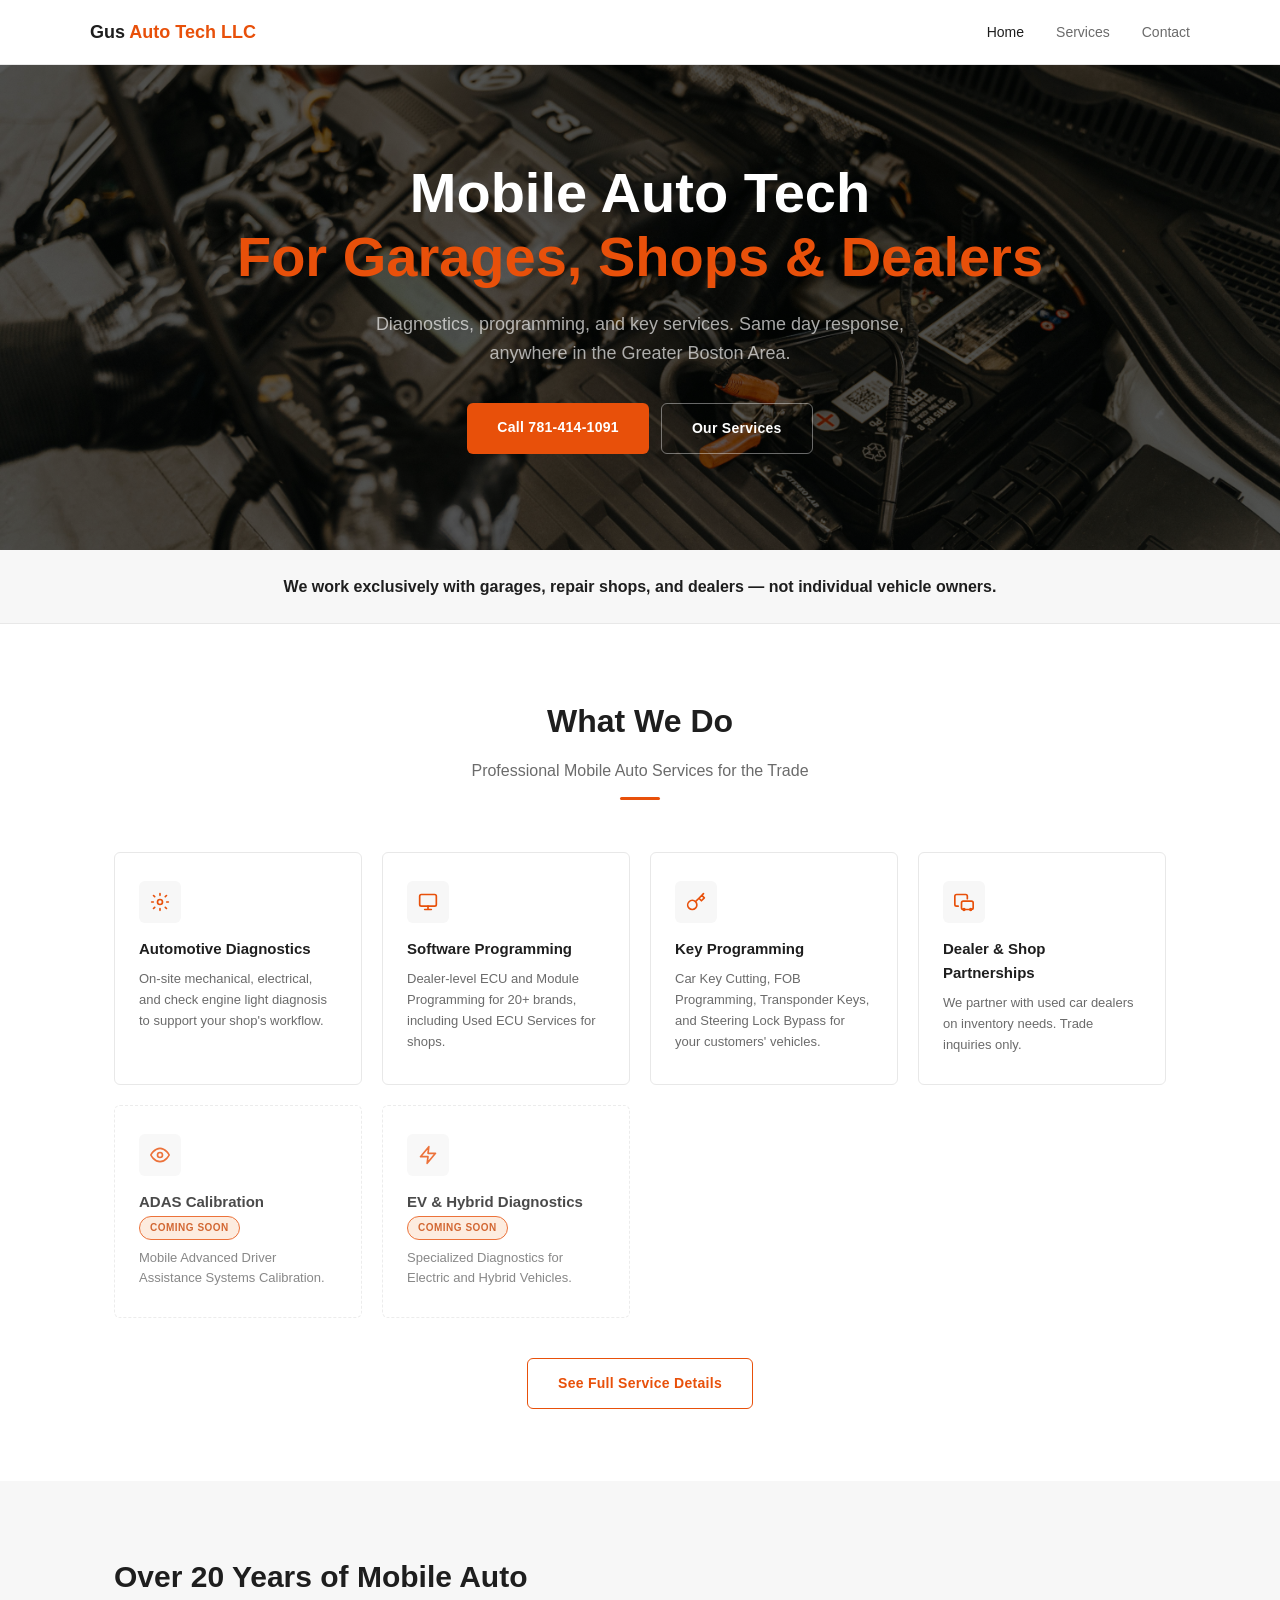
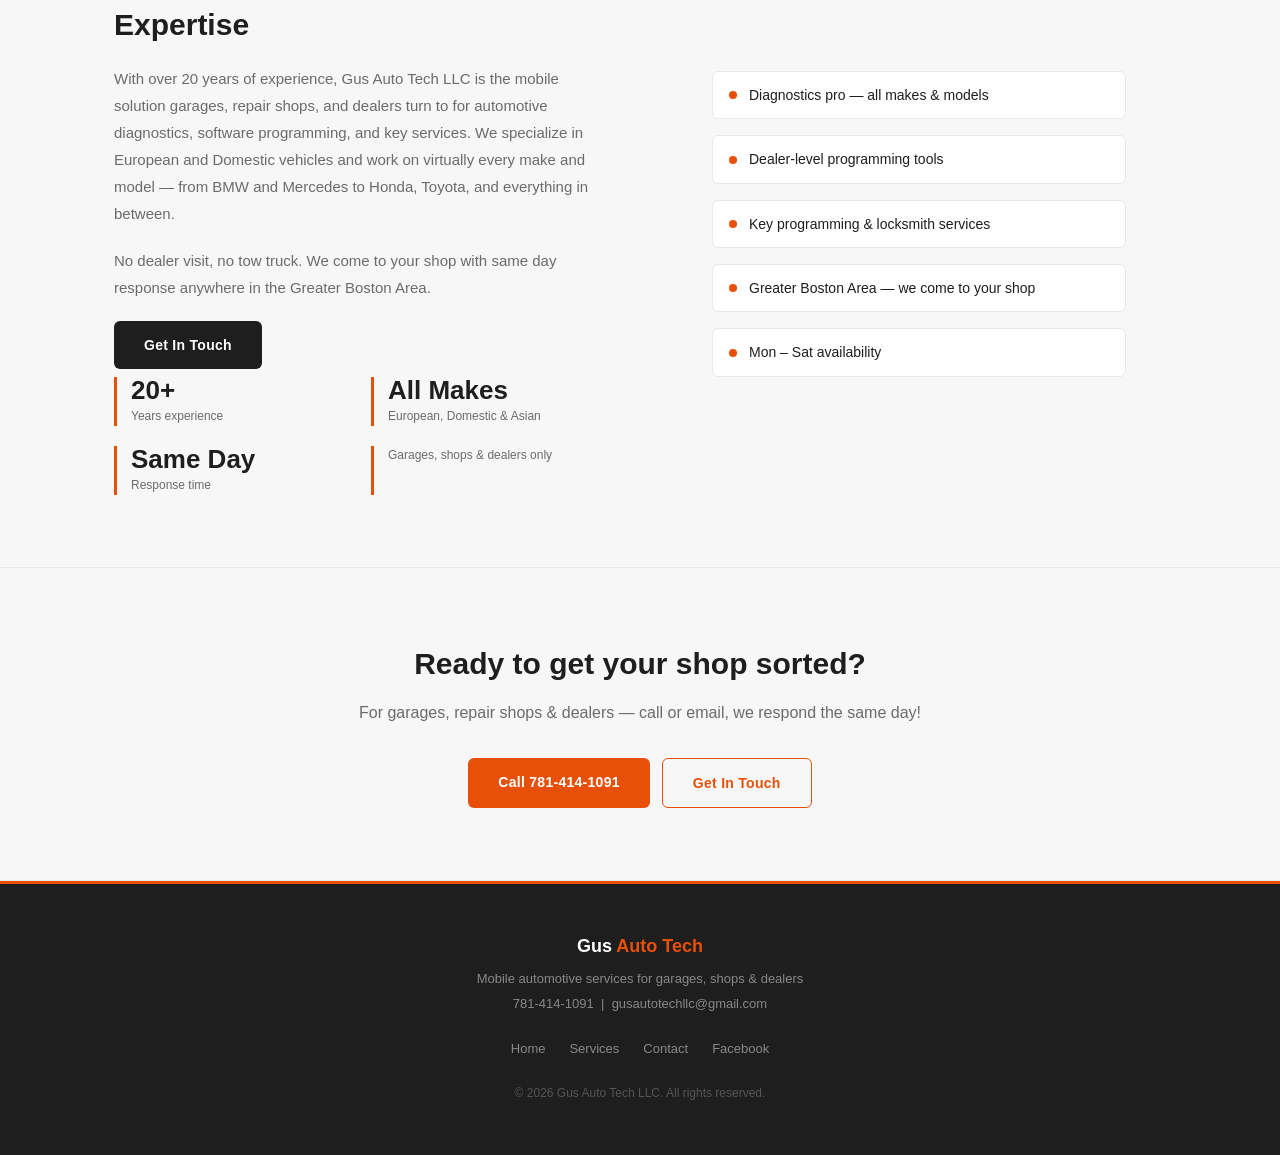
<file: index.html>
<!DOCTYPE html>
<html lang="en">

<head>
    <meta charset="UTF-8" />
    <meta name="viewport" content="width=device-width, initial-scale=1.0" />
    <meta name="description"
        content="Gus Auto Tech LLC — mobile diagnostics, programming, and key services for garages, repair shops, and dealers. Greater Boston Area, MA." />
    <meta name="keywords"
        content="Gus Auto Tech LLC, mobile auto tech for garages Boston, ECU programming for shops Boston, dealer key programming Boston, mobile mechanic" />
    <meta property="og:title" content="Gus Auto Tech LLC — Mobile Auto Services" />
    <meta property="og:description"
        content="Mobile auto diagnostics, programming and key services for garages, shops, and dealers. Same day response. Greater Boston Area, MA." />
    <meta property="og:url" content="https://gusautotech.com" />
    <link rel="canonical" href="https://gusautotech.com" />
    <title>Gus Auto Tech LLC — For Garages, Shops & Dealers</title>
    <link rel="stylesheet" href="style.css" />
</head>

<body>

    <nav>
        <div class="nav-inner">
            <a href="index.html" class="nav-logo">Gus <span>Auto Tech LLC</span></a>
            <button class="nav-toggle" id="navToggle" aria-label="Toggle menu">
                <span></span><span></span><span></span>
            </button>
            <ul class="nav-links" id="navLinks">
                <li><a href="index.html" class="active">Home</a></li>
                <li><a href="services.html">Services</a></li>
                <li><a href="contact.html">Contact</a></li>
            </ul>
        </div>
    </nav>

    <!-- HERO -->
    <section class="hero">
        <div class="container">
            <h1>Mobile Auto Tech<br><span>For Garages, Shops & Dealers</span></h1>
            <p>Diagnostics, programming, and key services. Same day response, anywhere in the Greater Boston Area.</p>
            <div style="display:flex; gap:12px; justify-content:center; flex-wrap:wrap;">
                <a href="tel:7814141091" class="btn btn-primary">Call 781-414-1091</a>
                <a href="services.html" class="btn btn-ghost">Our Services</a>
            </div>
        </div>
    </section>

    <div class="cta-banner" style="padding:24px; border-top:none;">
        <div class="container">
            <p style="margin:0; font-weight:600; color:var(--dark);">We work exclusively with garages, repair shops, and dealers — not individual vehicle owners.</p>
        </div>
    </div>

    <!-- SERVICES -->
    <section>
        <div class="container">
            <div class="section-heading">
                <h2>What We Do</h2>
                <p>Professional Mobile Auto Services for the Trade</p>
                <div class="underline"></div>
            </div>
            <div class="cards-grid">

                <a href="services.html#diagnostics" class="card">
                    <div class="card-icon">
                        <svg viewBox="0 0 24 24">
                            <circle cx="12" cy="12" r="3" />
                            <path
                                d="M12 2v2M12 20v2M4.22 4.22l1.42 1.42M18.36 18.36l1.42 1.42M2 12h2M20 12h2M4.22 19.78l1.42-1.42M18.36 5.64l1.42-1.42" />
                        </svg>
                    </div>
                    <h3>Automotive Diagnostics</h3>
                    <p>On-site mechanical, electrical, and check engine light diagnosis to support your shop's workflow.</p>
                </a>

                <a href="services.html#programming" class="card">
                    <div class="card-icon">
                        <svg viewBox="0 0 24 24">
                            <rect x="2" y="3" width="20" height="14" rx="2" />
                            <path d="M8 21h8M12 17v4" />
                        </svg>
                    </div>
                    <h3>Software Programming</h3>
                    <p>Dealer-level ECU and Module Programming for 20+ brands, including Used ECU Services for shops.</p>
                </a>

                <a href="services.html#keys" class="card">
                    <div class="card-icon">
                        <svg viewBox="0 0 24 24">
                            <path
                                d="M21 2l-2 2m-7.61 7.61a5.5 5.5 0 1 1-7.778 7.778 5.5 5.5 0 0 1 7.777-7.777zm0 0L15.5 7.5m0 0 3 3L22 7l-3-3m-3.5 3.5L19 4" />
                        </svg>
                    </div>
                    <h3>Key Programming</h3>
                    <p>Car Key Cutting, FOB Programming, Transponder Keys, and Steering Lock Bypass for your customers' vehicles.</p>
                </a>

                <a href="services.html#usedcars" class="card">
                    <div class="card-icon">
                        <svg viewBox="0 0 24 24">
                            <path d="M5 17H3a2 2 0 01-2-2V5a2 2 0 012-2h11a2 2 0 012 2v3" />
                            <rect x="9" y="11" width="14" height="10" rx="2" />
                            <circle cx="12" cy="21" r="1" />
                            <circle cx="20" cy="21" r="1" />
                        </svg>
                    </div>
                    <h3>Dealer & Shop Partnerships</h3>
                    <p>We partner with used car dealers on inventory needs. Trade inquiries only.</p>
                </a>

                <a href="services.html#adas" class="card coming-soon">
                    <div class="card-icon">
                        <svg viewBox="0 0 24 24">
                            <path d="M1 12s4-8 11-8 11 8 11 8-4 8-11 8-11-8-11-8z" />
                            <circle cx="12" cy="12" r="3" />
                        </svg>
                    </div>
                    <h3>ADAS Calibration &nbsp;<span class="coming-soon-badge">Coming Soon</span></h3>
                    <p>Mobile Advanced Driver Assistance Systems Calibration.</p>
                </a>

                <a href="services.html#ev" class="card coming-soon">
                    <div class="card-icon">
                        <svg viewBox="0 0 24 24">
                            <path d="M13 2L3 14h9l-1 8 10-12h-9l1-8z" />
                        </svg>
                    </div>
                    <h3>EV & Hybrid Diagnostics &nbsp;<span class="coming-soon-badge">Coming Soon</span></h3>
                    <p>Specialized Diagnostics for Electric and Hybrid Vehicles.</p>
                </a>

            </div>
            <div style="text-align:center; margin-top:40px;">
                <a href="services.html" class="btn btn-outline-orange">See Full Service Details</a>
            </div>
        </div>
    </section>

    <!-- ABOUT -->
    <section class="alt">
        <div class="container">
            <div class="about-strip">
                <div>
                    <h2>Over 20 Years of Mobile Auto Expertise</h2>
                    <p>With over 20 years of experience, Gus Auto Tech LLC is the mobile solution garages, repair shops, and dealers turn to for automotive diagnostics, software programming, and key services. We specialize in European and Domestic
                        vehicles and work on virtually every make and model — from BMW and Mercedes to Honda, Toyota,
                        and everything in between.</p>
                    <p>No dealer visit, no tow truck. We come to your shop with same day response anywhere in the Greater
                        Boston Area.</p>
                    <a href="contact.html" class="btn btn-dark">Get In Touch</a>
                    <div class="about-stats">
                        <div class="about-stat">
                            <div class="num">20+</div>
                            <div class="label">Years experience</div>
                        </div>
                        <div class="about-stat">
                            <div class="num">All Makes</div>
                            <div class="label">European, Domestic & Asian</div>
                        </div>
                        <div class="about-stat">
                            <div class="num">Same Day</div>
                            <div class="label">Response time</div>
                        </div>
                        <div class="about-stat">
                            <div class="label">Garages, shops & dealers only</div>
                        </div>
                    </div>
                </div>
                <div class="about-visual">
                    <div class="about-tag">
                        <div class="about-tag-dot"></div>Diagnostics pro — all makes & models
                    </div>
                    <div class="about-tag">
                        <div class="about-tag-dot"></div>Dealer-level programming tools
                    </div>
                    <div class="about-tag">
                        <div class="about-tag-dot"></div>Key programming & locksmith services
                    </div>
                    <div class="about-tag">
                        <div class="about-tag-dot"></div>Greater Boston Area — we come to your shop
                    </div>
                    <div class="about-tag">
                        <div class="about-tag-dot"></div>Mon – Sat availability
                    </div>
                </div>
            </div>
        </div>
    </section>

    <!-- CTA -->
    <div class="cta-banner">
        <div class="container">
            <h2>Ready to get your shop sorted?</h2>
            <p>For garages, repair shops & dealers — call or email, we respond the same day!</p>
            <div style="display:flex; gap:12px; justify-content:center; flex-wrap:wrap;">
                <a href="tel:7814141091" class="btn btn-primary">Call 781-414-1091</a>
                <a href="contact.html" class="btn btn-outline-orange">Get In Touch</a>
            </div>
        </div>
    </div>

    <footer>
        <div class="footer-inner">
            <div class="footer-logo">Gus <span>Auto Tech</span></div>
            <p>Mobile automotive services for garages, shops & dealers</p>
            <p style="margin-top:4px;">
                <a href="tel:7814141091" style="color:#888;">781-414-1091</a> &nbsp;|&nbsp;
                <a href="mailto:gusautotechllc@gmail.com" style="color:#888;">gusautotechllc@gmail.com</a>
            </p>
            <ul class="footer-links">
                <li><a href="index.html">Home</a></li>
                <li><a href="services.html">Services</a></li>
                <li><a href="contact.html">Contact</a></li>
                <li><a href="https://www.facebook.com/Gusautotech22/" target="_blank">Facebook</a></li>
            </ul>
            <p style="margin-top:24px; font-size:12px; color:#555;">&copy; 2026 Gus Auto Tech LLC. All rights reserved.
            </p>
        </div>
    </footer>

    <script>
        const toggle = document.getElementById('navToggle');
        const links = document.getElementById('navLinks');
        toggle.addEventListener('click', () => links.classList.toggle('open'));
    </script>

</body>

</html>
</file>
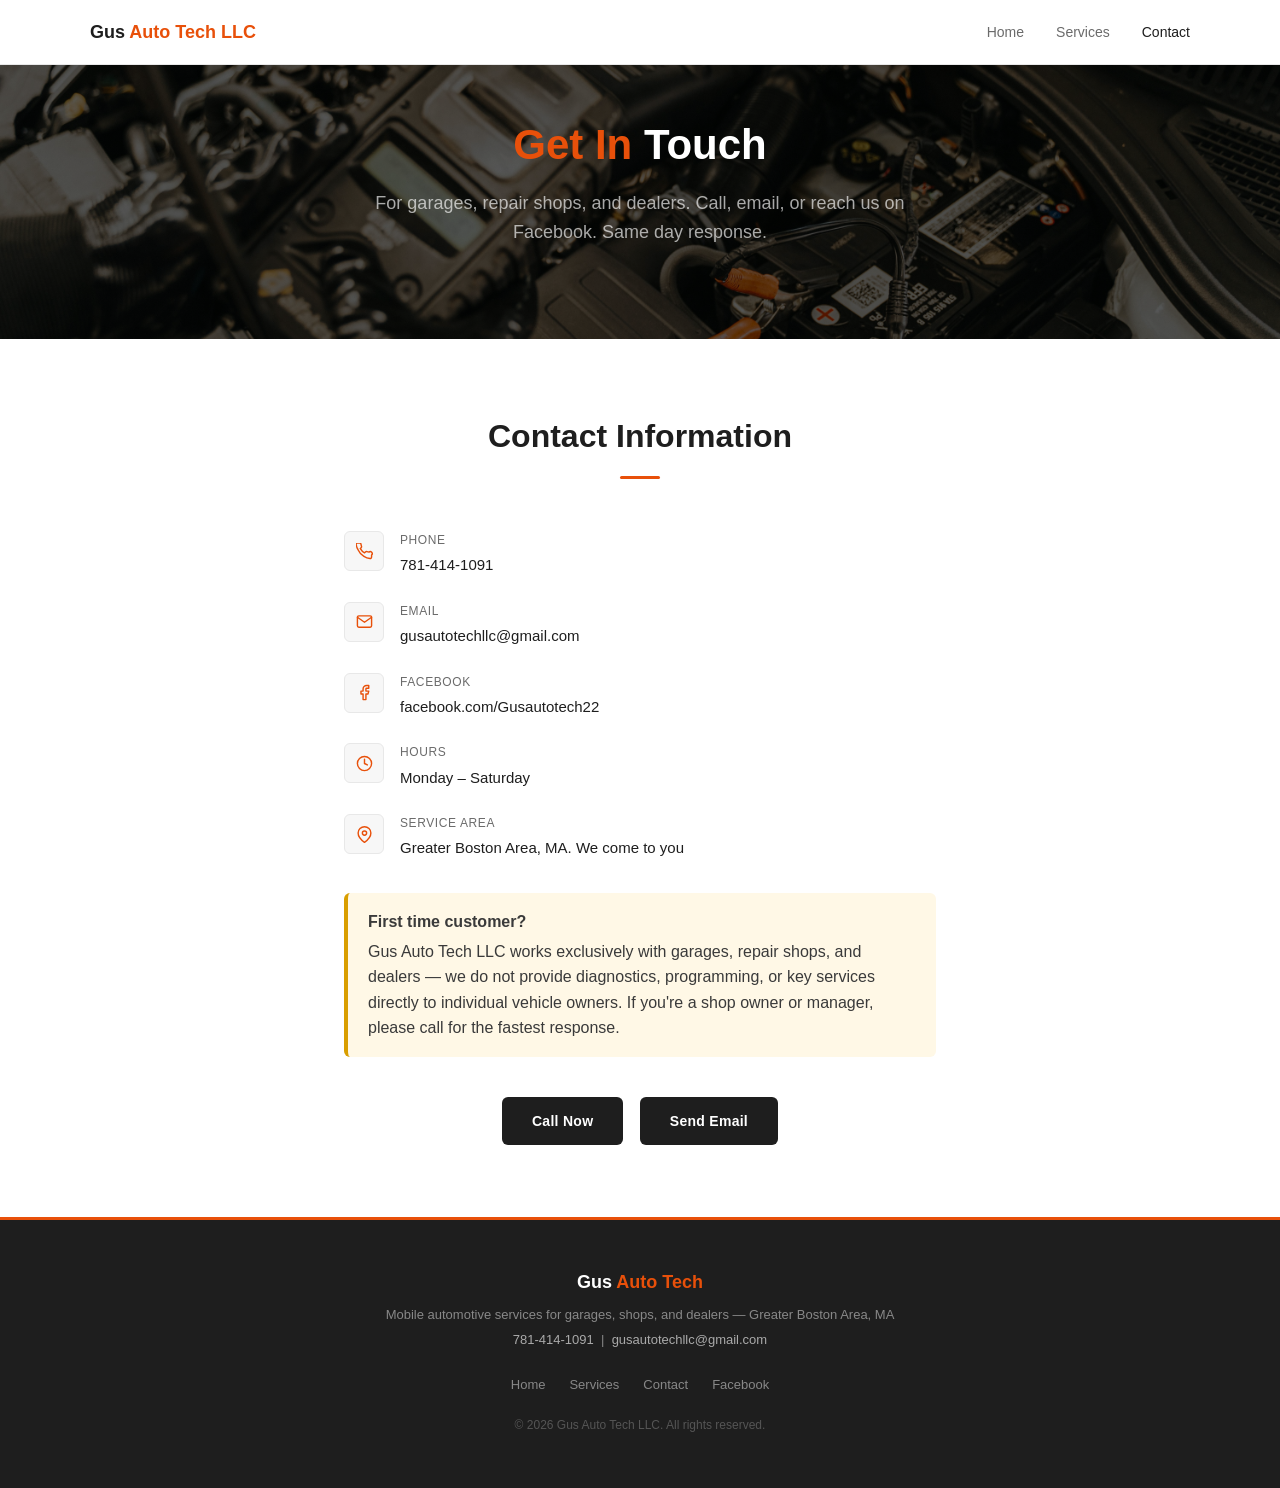
<file: contact.html>
<!DOCTYPE html>
<html lang="en">

<head>
    <meta charset="UTF-8" />
    <meta name="viewport" content="width=device-width, initial-scale=1.0" />
    <meta name="description"
        content="Contact Gus Auto Tech LLC — mobile diagnostics, programming, and key services for garages, shops, and dealers. Greater Boston Area, MA." />
    <meta name="keywords"
        content="Gus Auto Tech LLC contact, mobile auto tech for shops, garage ECU programming Boston, dealer key programming Boston" />
    <meta property="og:title" content="Contact — Gus Auto Tech LLC" />
    <meta property="og:description"
        content="Call or email Gus Auto Tech LLC. For garages, shops, and dealers only. Greater Boston Area, MA." />
    <meta property="og:url" content="https://gusautotech.com/contact.html" />
    <link rel="canonical" href="https://gusautotech.com/contact.html" />
    <title>Contact — Gus Auto Tech LLC</title>
    <link rel="stylesheet" href="style.css" />
</head>

<body>

    <nav>
        <div class="nav-inner">
            <a href="index.html" class="nav-logo">Gus <span>Auto Tech LLC</span></a>
            <button class="nav-toggle" id="navToggle" aria-label="Toggle menu">
                <span></span><span></span><span></span>
            </button>
            <ul class="nav-links" id="navLinks">
                <li><a href="index.html">Home</a></li>
                <li><a href="services.html">Services</a></li>
                <li><a href="contact.html" class="active">Contact</a></li>
            </ul>
        </div>
    </nav>

    <section class="hero" style="padding:56px 24px;">
        <div class="container">
            <h1 style="font-size:clamp(24px,4vw,42px);"><span>Get In</span> Touch</h1>
            <p>For garages, repair shops, and dealers. Call, email, or reach us on Facebook. Same day response.</p>
        </div>
    </section>

    <section>
        <div class="container" style="max-width:640px;">
            <div class="section-heading">
                <h2>Contact Information</h2>
                <div class="underline"></div>
            </div>

            <div class="contact-row">
                <div class="contact-row-icon">
                    <svg viewBox="0 0 24 24">
                        <path
                            d="M22 16.92v3a2 2 0 01-2.18 2 19.79 19.79 0 01-8.63-3.07A19.5 19.5 0 013.07 9.81 19.79 19.79 0 01.06 1.18 2 2 0 012.03 0h3a2 2 0 012 1.72c.127.96.361 1.903.7 2.81a2 2 0 01-.45 2.11L6.09 7.91a16 16 0 006 6l1.27-1.27a2 2 0 012.11-.45c.907.339 1.85.573 2.81.7A2 2 0 0122 16.92z" />
                    </svg>
                </div>
                <div class="contact-row-text">
                    <p>Phone</p>
                    <a href="tel:7814141091">781-414-1091</a>
                </div>
            </div>

            <div class="contact-row">
                <div class="contact-row-icon">
                    <svg viewBox="0 0 24 24">
                        <path d="M4 4h16c1.1 0 2 .9 2 2v12c0 1.1-.9 2-2 2H4c-1.1 0-2-.9-2-2V6c0-1.1.9-2 2-2z" />
                        <polyline points="22,6 12,13 2,6" />
                    </svg>
                </div>
                <div class="contact-row-text">
                    <p>Email</p>
                    <a href="mailto:gusautotechllc@gmail.com">gusautotechllc@gmail.com</a>
                </div>
            </div>

            <div class="contact-row">
                <div class="contact-row-icon">
                    <svg viewBox="0 0 24 24">
                        <path d="M18 2h-3a5 5 0 00-5 5v3H7v4h3v8h4v-8h3l1-4h-4V7a1 1 0 011-1h3z" />
                    </svg>
                </div>
                <div class="contact-row-text">
                    <p>Facebook</p>
                    <a href="https://www.facebook.com/Gusautotech22/" target="_blank">facebook.com/Gusautotech22</a>
                </div>
            </div>

            <div class="contact-row">
                <div class="contact-row-icon">
                    <svg viewBox="0 0 24 24">
                        <circle cx="12" cy="12" r="10" />
                        <polyline points="12 6 12 12 16 14" />
                    </svg>
                </div>
                <div class="contact-row-text">
                    <p>Hours</p>
                    <span>Monday – Saturday</span>
                </div>
            </div>

            <div class="contact-row">
                <div class="contact-row-icon">
                    <svg viewBox="0 0 24 24">
                        <path d="M21 10c0 7-9 13-9 13s-9-6-9-13a9 9 0 0118 0z" />
                        <circle cx="12" cy="10" r="3" />
                    </svg>
                </div>
                <div class="contact-row-text">
                    <p>Service area</p>
                    <span>Greater Boston Area, MA. We come to you</span>
                </div>
            </div>
            <div class="callout" style="background:#fff8e6; border-left:4px solid #d99e00; padding:16px 20px; margin:32px 0; border-radius:6px;">
                <p style="margin:0; font-weight:600;">First time customer?</p>
                <p style="margin:4px 0 0;">Gus Auto Tech LLC works exclusively with garages, repair shops, and dealers — we do not provide diagnostics, programming, or key services directly to individual vehicle owners. If you're a shop owner or manager, please call for the fastest response.</p>
            </div>
            <div style="text-align:center; margin-top:40px;">
                <a href="tel:7814141091" class="btn btn-dark" style="margin-right:12px;">Call Now</a>
                <a href="mailto:gusautotechllc@gmail.com" class="btn btn-dark">Send Email</a>
            </div>
        </div>
    </section>

    <footer>
        <div class="footer-inner">
            <div class="footer-logo">Gus <span>Auto Tech</span></div>
            <p>Mobile automotive services for garages, shops, and dealers — Greater Boston Area, MA</p>
            <p style="margin-top:4px;">
                <a href="tel:7814141091" style="color:#aaa;">781-414-1091</a> &nbsp;|&nbsp;
                <a href="mailto:gusautotechllc@gmail.com" style="color:#aaa;">gusautotechllc@gmail.com</a>
            </p>
            <ul class="footer-links">
                <li><a href="index.html">Home</a></li>
                <li><a href="services.html">Services</a></li>
                <li><a href="contact.html">Contact</a></li>
                <li><a href="https://www.facebook.com/Gusautotech22/" target="_blank">Facebook</a></li>
            </ul>
            <p style="margin-top:20px; font-size:12px; color:#555;">&copy; 2026 Gus Auto Tech LLC. All rights reserved.
            </p>
        </div>
    </footer>

    <script>
        const toggle = document.getElementById('navToggle');
        const links = document.getElementById('navLinks');
        toggle.addEventListener('click', () => links.classList.toggle('open'));
    </script>

</body>

</html>
</file>
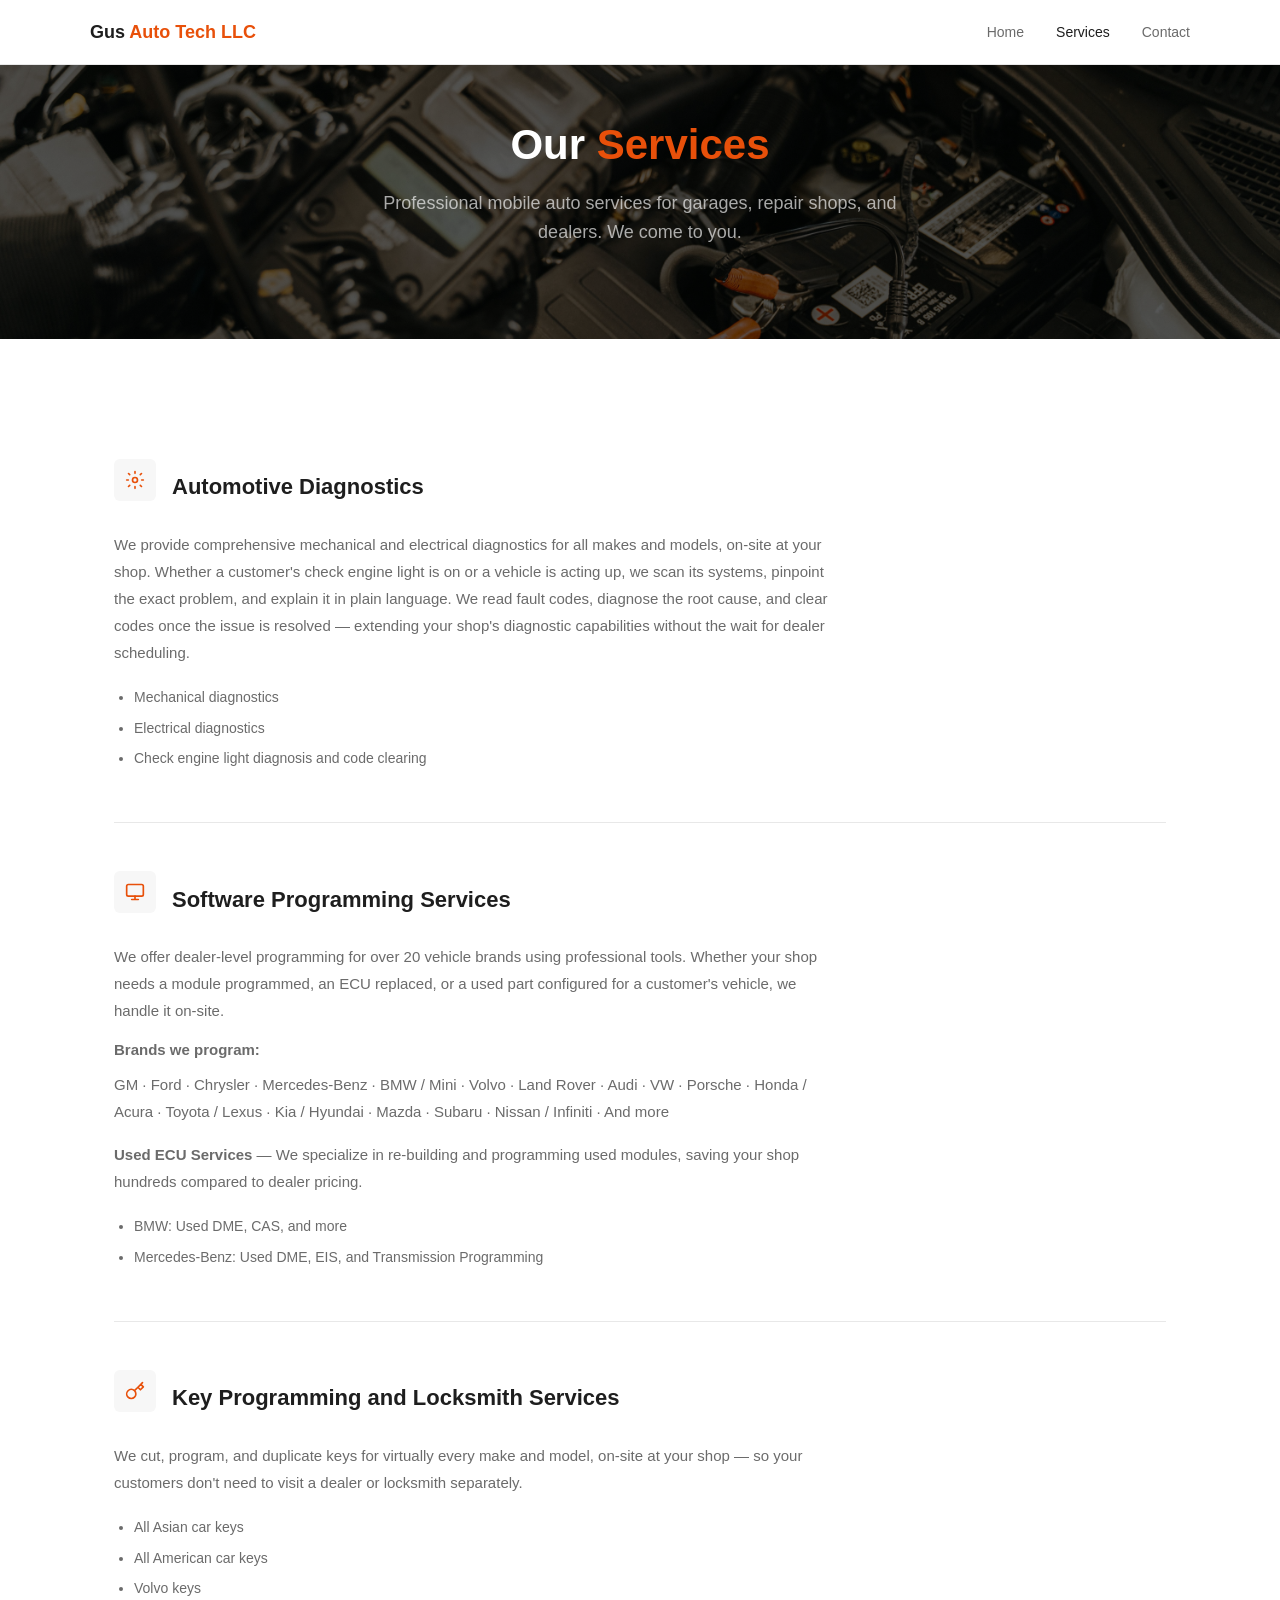
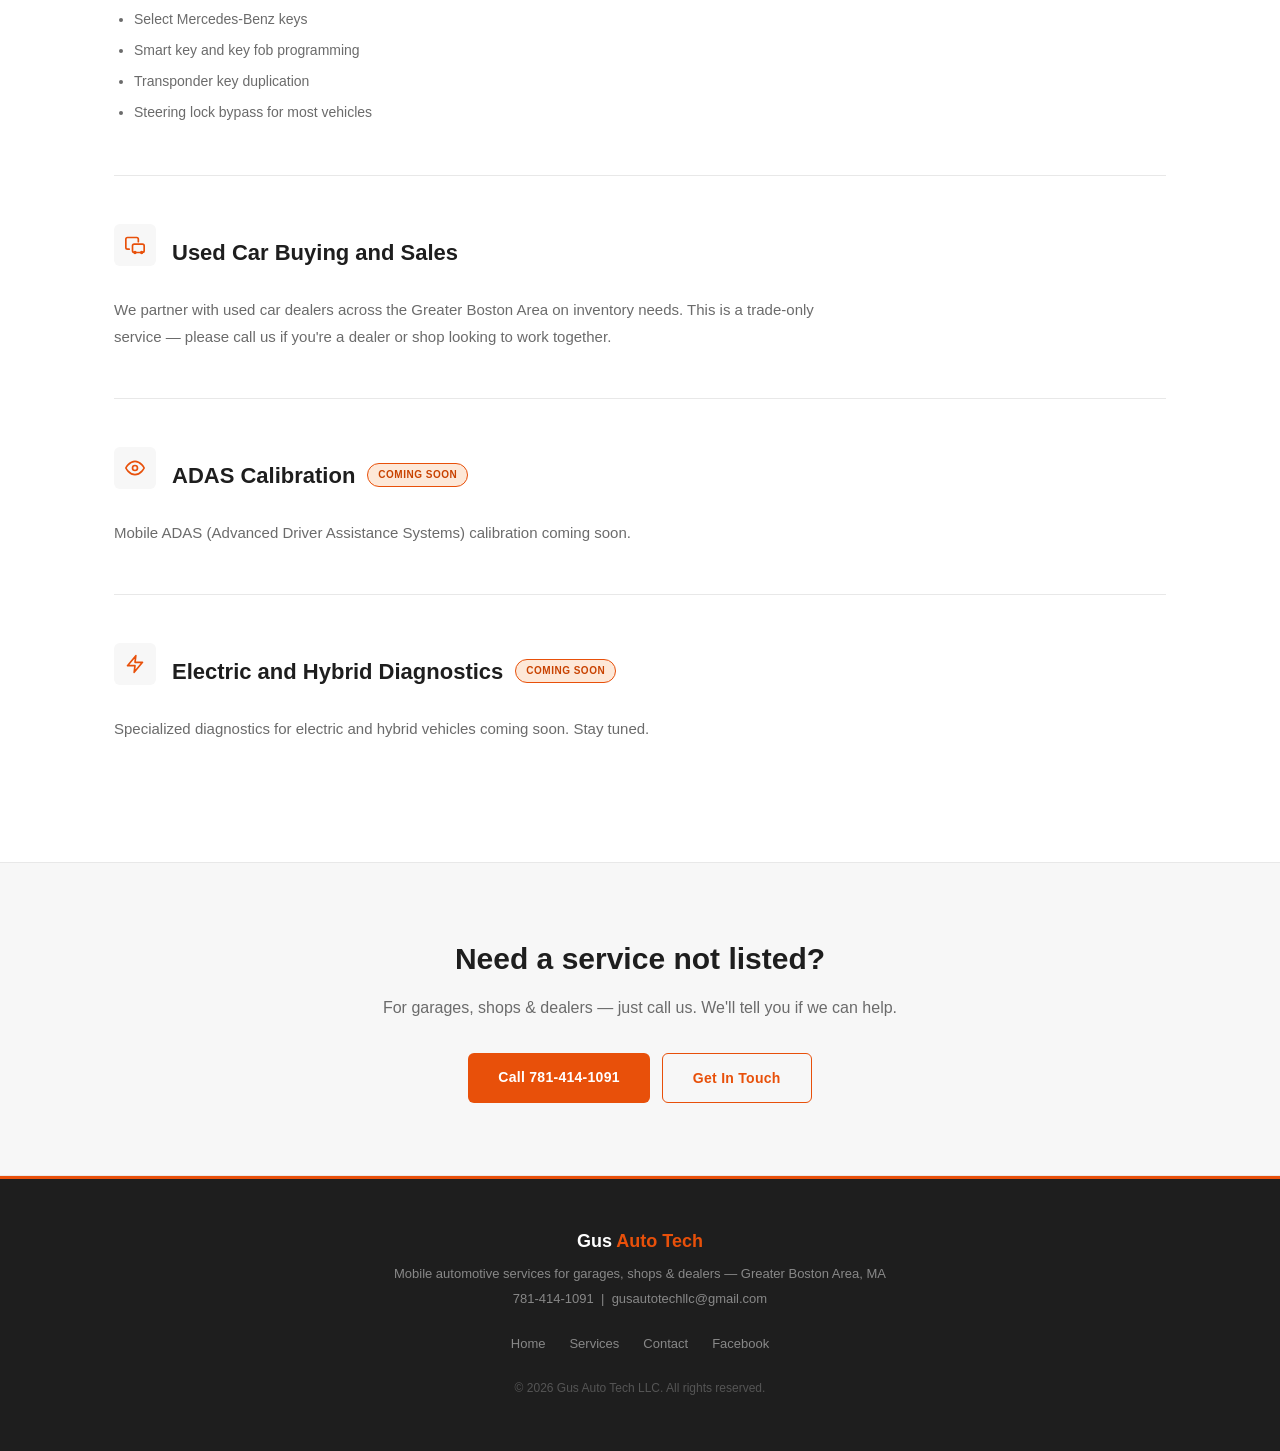
<file: services.html>
<!DOCTYPE html>
<html lang="en">

<head>
    <meta charset="UTF-8" />
    <meta name="viewport" content="width=device-width, initial-scale=1.0" />
    <meta name="description"
        content="Gus Auto Tech LLC services — mobile diagnostics, ECU programming, key programming, and dealer partnerships for garages, shops, and dealers. Greater Boston Area, MA." />
    <meta name="keywords"
        content="Gus Auto Tech LLC, ECU programming for garages Boston, key programming for shops Boston, mobile diagnostics for dealers MA, BMW programming, Mercedes programming" />
    <meta property="og:title" content="Services — Gus Auto Tech LLC" />
    <meta property="og:description"
        content="Mobile auto diagnostics, ECU programming, key services and more — for garages, shops, and dealers. We come to you anywhere in the Greater Boston Area." />
    <meta property="og:url" content="https://gusautotech.com/services.html" />
    <link rel="canonical" href="https://gusautotech.com/services.html" />
    <title>Services — Gus Auto Tech LLC</title>
    <link rel="stylesheet" href="style.css" />
</head>

<body>

    <nav>
        <div class="nav-inner">
            <a href="index.html" class="nav-logo">Gus <span>Auto Tech LLC</span></a>
            <button class="nav-toggle" id="navToggle" aria-label="Toggle menu">
                <span></span><span></span><span></span>
            </button>
            <ul class="nav-links" id="navLinks">
                <li><a href="index.html">Home</a></li>
                <li><a href="services.html" class="active">Services</a></li>
                <li><a href="contact.html">Contact</a></li>
            </ul>
        </div>
    </nav>

    <section class="hero" style="padding:56px 24px;">
        <div class="container">
            <h1 style="font-size:clamp(24px,4vw,42px);">Our <span>Services</span></h1>
            <p>Professional mobile auto services for garages, repair shops, and dealers. We come to you.</p>
        </div>
    </section>

    <section>
        <div class="container">

            <div class="service-block" id="diagnostics">
                <div class="service-block-header">
                    <div class="card-icon">
                        <svg viewBox="0 0 24 24">
                            <circle cx="12" cy="12" r="3" />
                            <path
                                d="M12 2v2M12 20v2M4.22 4.22l1.42 1.42M18.36 18.36l1.42 1.42M2 12h2M20 12h2M4.22 19.78l1.42-1.42M18.36 5.64l1.42-1.42" />
                        </svg>
                    </div>
                    <h2>Automotive Diagnostics</h2>
                </div>
                <p>We provide comprehensive mechanical and electrical diagnostics for all makes and models, on-site at
                    your shop. Whether a customer's check engine light is on or a vehicle is acting up, we scan its
                    systems, pinpoint the exact problem, and explain it in plain language. We read fault codes, diagnose
                    the root cause, and clear codes once the issue is resolved — extending your shop's diagnostic
                    capabilities without the wait for dealer scheduling.</p>
                <ul class="service-list">
                    <li>Mechanical diagnostics</li>
                    <li>Electrical diagnostics</li>
                    <li>Check engine light diagnosis and code clearing</li>
                </ul>
            </div>

            <hr class="service-divider" />

            <div class="service-block" id="programming">
                <div class="service-block-header">
                    <div class="card-icon">
                        <svg viewBox="0 0 24 24">
                            <rect x="2" y="3" width="20" height="14" rx="2" />
                            <path d="M8 21h8M12 17v4" />
                        </svg>
                    </div>
                    <h2>Software Programming Services</h2>
                </div>
                <p>We offer dealer-level programming for over 20 vehicle brands using professional tools. Whether your
                    shop needs a module programmed, an ECU replaced, or a used part configured for a customer's vehicle,
                    we handle it on-site.</p>
                <p style="margin-top:12px;"><strong>Brands we program:</strong></p>
                <p class="brand-list">GM · Ford · Chrysler · Mercedes-Benz · BMW / Mini · Volvo · Land Rover · Audi · VW
                    · Porsche · Honda / Acura · Toyota / Lexus · Kia / Hyundai · Mazda · Subaru · Nissan / Infiniti ·
                    And more</p>
                <p style="margin-top:16px;"><strong>Used ECU Services</strong> — We specialize in re-building and
                    programming used modules, saving your shop hundreds compared to dealer pricing.</p>
                <ul class="service-list">
                    <li>BMW: Used DME, CAS, and more</li>
                    <li>Mercedes-Benz: Used DME, EIS, and Transmission Programming</li>
                </ul>
            </div>

            <hr class="service-divider" />

            <div class="service-block" id="keys">
                <div class="service-block-header">
                    <div class="card-icon">
                        <svg viewBox="0 0 24 24">
                            <path
                                d="M21 2l-2 2m-7.61 7.61a5.5 5.5 0 1 1-7.778 7.778 5.5 5.5 0 0 1 7.777-7.777zm0 0L15.5 7.5m0 0 3 3L22 7l-3-3m-3.5 3.5L19 4" />
                        </svg>
                    </div>
                    <h2>Key Programming and Locksmith Services</h2>
                </div>
                <p>We cut, program, and duplicate keys for virtually every make and model, on-site at your shop — so
                    your customers don't need to visit a dealer or locksmith separately.</p>
                <ul class="service-list">
                    <li>All Asian car keys</li>
                    <li>All American car keys</li>
                    <li>Volvo keys</li>
                    <li>Select Mercedes-Benz keys</li>
                    <li>Smart key and key fob programming</li>
                    <li>Transponder key duplication</li>
                    <li>Steering lock bypass for most vehicles</li>
                </ul>
            </div>

            <hr class="service-divider" />

            <div class="service-block" id="usedcars">
                <div class="service-block-header">
                    <div class="card-icon">
                        <svg viewBox="0 0 24 24">
                            <path d="M5 17H3a2 2 0 01-2-2V5a2 2 0 012-2h11a2 2 0 012 2v3" />
                            <rect x="9" y="11" width="14" height="10" rx="2" />
                            <circle cx="12" cy="21" r="1" />
                            <circle cx="20" cy="21" r="1" />
                        </svg>
                    </div>
                    <h2>Used Car Buying and Sales</h2>
                </div>
                <p>We partner with used car dealers across the Greater Boston Area on inventory needs. This is a
                    trade-only service — please call us if you're a dealer or shop looking to work together.</p>
            </div>

            <hr class="service-divider" />

            <div class="service-block" id="adas">
                <div class="service-block-header">
                    <div class="card-icon" style="background:var(--off-white);">
                        <svg viewBox="0 0 24 24">
                            <path d="M1 12s4-8 11-8 11 8 11 8-4 8-11 8-11-8-11-8z" />
                            <circle cx="12" cy="12" r="3" />
                        </svg>
                    </div>
                    <h2>ADAS Calibration <span class="coming-soon-badge">Coming Soon</span></h2>
                </div>
                <p>Mobile ADAS (Advanced Driver Assistance Systems) calibration coming soon.
                </p>
            </div>

            <hr class="service-divider" />

            <div class="service-block" id="ev">
                <div class="service-block-header">
                    <div class="card-icon" style="background:var(--off-white);">
                        <svg viewBox="0 0 24 24">
                            <path d="M13 2L3 14h9l-1 8 10-12h-9l1-8z" />
                        </svg>
                    </div>
                    <h2>Electric and Hybrid Diagnostics <span class="coming-soon-badge">Coming Soon</span></h2>
                </div>
                <p>Specialized diagnostics for electric and hybrid vehicles coming soon. Stay tuned.</p>
            </div>

        </div>
    </section>

    <div class="cta-banner">
        <div class="container">
            <h2>Need a service not listed?</h2>
            <p>For garages, shops & dealers — just call us. We'll tell you if we can help.</p>
            <div style="display:flex; gap:12px; justify-content:center; flex-wrap:wrap;">
                <a href="tel:7814141091" class="btn btn-primary">Call 781-414-1091</a>
                <a href="contact.html" class="btn btn-outline-orange">Get In Touch</a>
            </div>
        </div>
    </div>

    <footer>
        <div class="footer-inner">
            <div class="footer-logo">Gus <span>Auto Tech</span></div>
            <p>Mobile automotive services for garages, shops & dealers — Greater Boston Area, MA</p>
            <p style="margin-top:4px;">
                <a href="tel:7814141091" style="color:#888;">781-414-1091</a> &nbsp;|&nbsp;
                <a href="mailto:gusautotechllc@gmail.com" style="color:#888;">gusautotechllc@gmail.com</a>
            </p>
            <ul class="footer-links">
                <li><a href="index.html">Home</a></li>
                <li><a href="services.html">Services</a></li>
                <li><a href="contact.html">Contact</a></li>
                <li><a href="https://www.facebook.com/Gusautotech22/" target="_blank">Facebook</a></li>
            </ul>
            <p style="margin-top:24px; font-size:12px; color:#555;">&copy; 2026 Gus Auto Tech LLC. All rights reserved.
            </p>
        </div>
    </footer>

    <script>
        const toggle = document.getElementById('navToggle');
        const links = document.getElementById('navLinks');
        toggle.addEventListener('click', () => links.classList.toggle('open'));
    </script>

</body>

</html>
</file>
<file: style.css>
/* ── Variables ── */
:root {
    --orange: #E8500A;
    --orange-dark: #C84200;
    --orange-tint: #FDE8D8;
    --dark: #1E1E1E;
    --dark-gray: #3A3A3A;
    --mid-gray: #6B6B6B;
    --light-gray: #E8E8E8;
    --off-white: #F7F7F7;
    --white: #FFFFFF;

    --font: 'Segoe UI', Arial, sans-serif;
    --radius: 6px;
    --max-width: 1100px;
}

/* ── Reset ── */
*,
*::before,
*::after {
    box-sizing: border-box;
    margin: 0;
    padding: 0;
}

body {
    font-family: var(--font);
    color: var(--dark-gray);
    background: var(--white);
    line-height: 1.6;
}

img {
    max-width: 100%;
    display: block;
}

a {
    color: var(--orange);
    text-decoration: none;
}

a:hover {
    color: var(--orange-dark);
}

/* ── Layout ── */
.container {
    max-width: var(--max-width);
    margin: 0 auto;
    padding: 0 24px;
}

section {
    padding: 72px 0;
}

section.alt {
    background: var(--off-white);
}

/* ── Nav ── */
nav {
    background: var(--white);
    border-bottom: 1px solid var(--light-gray);
    padding: 0 24px;
    position: sticky;
    top: 0;
    z-index: 100;
}

.nav-inner {
    max-width: var(--max-width);
    margin: 0 auto;
    display: flex;
    align-items: center;
    justify-content: space-between;
    height: 64px;
}

.nav-logo {
    color: var(--dark);
    font-size: 18px;
    font-weight: 700;
}

.nav-logo span {
    color: var(--orange);
}

.nav-links {
    display: flex;
    gap: 32px;
    list-style: none;
}

.nav-links a {
    color: var(--mid-gray);
    font-size: 14px;
    font-weight: 500;
    transition: color 0.2s;
}

.nav-links a:hover,
.nav-links a.active {
    color: var(--dark);
}

.nav-toggle {
    display: none;
    flex-direction: column;
    gap: 5px;
    cursor: pointer;
    background: none;
    border: none;
    padding: 4px;
}

.nav-toggle span {
    display: block;
    width: 22px;
    height: 2px;
    background: var(--dark);
    border-radius: 2px;
}

/* ── Hero ── */
.hero {
    background: linear-gradient(rgba(0, 0, 0, 0.62), rgba(0, 0, 0, 0.62)), url('images/homepage.jpg') center/cover no-repeat;
    padding: 96px 24px;
    text-align: center;
}

.hero h1 {
    color: var(--white);
    font-size: clamp(30px, 5vw, 56px);
    font-weight: 700;
    line-height: 1.15;
    margin-bottom: 20px;
}

.hero h1 span {
    color: var(--orange);
}

.hero p {
    color: rgba(255, 255, 255, 0.65);
    font-size: clamp(15px, 2vw, 18px);
    max-width: 540px;
    margin: 0 auto 36px;
}

/* ── Buttons ── */
.btn {
    display: inline-block;
    padding: 13px 30px;
    border-radius: var(--radius);
    font-size: 14px;
    font-weight: 600;
    cursor: pointer;
    transition: all 0.2s;
    border: none;
    letter-spacing: 0.02em;
}

.btn-primary {
    background: var(--orange);
    color: var(--white);
}

.btn-primary:hover {
    background: var(--orange-dark);
    color: var(--white);
}

.btn-ghost {
    background: transparent;
    color: var(--white);
    border: 1.5px solid rgba(255, 255, 255, 0.4);
}

.btn-ghost:hover {
    border-color: rgba(255, 255, 255, 0.8);
    color: var(--white);
}

.btn-dark {
    background: var(--dark);
    color: var(--white);
}

.btn-dark:hover {
    background: var(--dark-gray);
    color: var(--white);
}

.btn-outline-orange {
    background: transparent;
    color: var(--orange);
    border: 1.5px solid var(--orange);
}

.btn-outline-orange:hover {
    background: var(--orange);
    color: var(--white);
}

/* ── Section headings ── */
.section-heading {
    text-align: center;
    margin-bottom: 52px;
}

.section-heading h2 {
    font-size: clamp(22px, 3vw, 32px);
    color: var(--dark);
    font-weight: 700;
    margin-bottom: 10px;
}

.section-heading p {
    color: var(--mid-gray);
    font-size: 16px;
    max-width: 480px;
    margin: 0 auto;
}

.section-heading .underline {
    width: 40px;
    height: 3px;
    background: var(--orange);
    margin: 14px auto 0;
    border-radius: 2px;
}

/* ── Cards ── */
.cards-grid {
    display: grid;
    grid-template-columns: repeat(auto-fit, minmax(240px, 1fr));
    gap: 20px;
}

.card {
    background: var(--white);
    border: 1px solid var(--light-gray);
    border-radius: var(--radius);
    padding: 28px 24px;
    transition: border-color 0.2s;
    color: inherit;
    display: block;
    text-decoration: none;
}

.card:hover {
    border-color: var(--orange);
}

.card:hover h3 {
    color: var(--orange);
}

.card-icon {
    width: 42px;
    height: 42px;
    background: var(--off-white);
    border-radius: var(--radius);
    display: flex;
    align-items: center;
    justify-content: center;
    margin-bottom: 14px;
}

.card-icon svg {
    width: 20px;
    height: 20px;
    stroke: var(--orange);
    fill: none;
    stroke-width: 2;
    stroke-linecap: round;
    stroke-linejoin: round;
}

.card h3 {
    font-size: 15px;
    font-weight: 600;
    color: var(--dark);
    margin-bottom: 8px;
    transition: color 0.2s;
}

.card p {
    font-size: 13px;
    color: var(--mid-gray);
    line-height: 1.6;
}

.card.coming-soon {
    border-style: dashed;
    opacity: 0.8;
}

.card.coming-soon:hover {
    border-color: var(--mid-gray);
}

.card.coming-soon:hover h3 {
    color: var(--dark);
}

/* ── About strip ── */
.about-strip {
    display: grid;
    grid-template-columns: 1fr 1fr;
    gap: 64px;
    align-items: center;
}

.about-strip h2 {
    font-size: clamp(22px, 3vw, 30px);
    font-weight: 700;
    color: var(--dark);
    margin-bottom: 16px;
}

.about-strip p {
    color: var(--mid-gray);
    font-size: 15px;
    line-height: 1.8;
    margin-bottom: 20px;
}

.about-stats {
    display: grid;
    grid-template-columns: 1fr 1fr;
    gap: 20px;
    margin-top: 8px;
}

.about-stat {
    border-left: 3px solid var(--orange);
    padding-left: 14px;
}

.about-stat .num {
    font-size: 26px;
    font-weight: 700;
    color: var(--dark);
    line-height: 1;
    margin-bottom: 4px;
}

.about-stat .label {
    font-size: 12px;
    color: var(--mid-gray);
}

.about-visual {
    background: var(--off-white);
    border-radius: var(--radius);
    padding: 40px;
    display: flex;
    flex-direction: column;
    gap: 16px;
}

.about-tag {
    display: flex;
    align-items: center;
    gap: 12px;
    background: var(--white);
    border: 1px solid var(--light-gray);
    border-radius: var(--radius);
    padding: 12px 16px;
    font-size: 14px;
    font-weight: 500;
    color: var(--dark);
}

.about-tag-dot {
    width: 8px;
    height: 8px;
    border-radius: 50%;
    background: var(--orange);
    flex-shrink: 0;
}

/* ── Why strip ── */
.why-grid {
    display: grid;
    grid-template-columns: repeat(auto-fit, minmax(180px, 1fr));
    gap: 32px;
}

.why-item {
    border-top: 3px solid var(--orange);
    padding-top: 20px;
}

.why-item .number {
    font-size: 28px;
    font-weight: 700;
    color: var(--dark);
    line-height: 1;
    margin-bottom: 8px;
}

.why-item p {
    font-size: 13px;
    color: var(--mid-gray);
}

/* ── CTA banner ── */
.cta-banner {
    background: var(--off-white);
    border-top: 1px solid var(--light-gray);
    border-bottom: 1px solid var(--light-gray);
    padding: 72px 24px;
    text-align: center;
}

.cta-banner h2 {
    font-size: clamp(20px, 3vw, 30px);
    color: var(--dark);
    margin-bottom: 12px;
    font-weight: 700;
}

.cta-banner p {
    color: var(--mid-gray);
    margin-bottom: 32px;
    font-size: 16px;
}

/* ── Contact ── */
.contact-row {
    display: flex;
    align-items: flex-start;
    gap: 16px;
    margin-bottom: 24px;
}

.contact-row-icon {
    width: 40px;
    height: 40px;
    background: var(--off-white);
    border: 1px solid var(--light-gray);
    border-radius: var(--radius);
    display: flex;
    align-items: center;
    justify-content: center;
    flex-shrink: 0;
}

.contact-row-icon svg {
    width: 17px;
    height: 17px;
    stroke: var(--orange);
    fill: none;
    stroke-width: 2;
    stroke-linecap: round;
    stroke-linejoin: round;
}

.contact-row-text p {
    font-size: 12px;
    color: var(--mid-gray);
    margin-bottom: 2px;
    text-transform: uppercase;
    letter-spacing: 0.05em;
}

.contact-row-text a,
.contact-row-text span {
    font-size: 15px;
    color: var(--dark);
    font-weight: 500;
}

/* ── Services page ── */
.service-block {
    padding: 48px 0;
}

.service-block-header {
    display: flex;
    align-items: center;
    gap: 16px;
    margin-bottom: 16px;
}

.service-block-header h2 {
    font-size: clamp(18px, 2.5vw, 22px);
    font-weight: 700;
    color: var(--dark);
    display: flex;
    align-items: center;
    gap: 12px;
    flex-wrap: wrap;
}

.service-block p {
    color: var(--mid-gray);
    font-size: 15px;
    max-width: 720px;
    line-height: 1.8;
}

.service-list {
    margin-top: 16px;
    padding-left: 20px;
    color: var(--mid-gray);
    font-size: 14px;
    line-height: 2.2;
}

.brand-list {
    color: var(--dark-gray);
    font-size: 14px;
    margin-top: 8px;
    line-height: 2;
}

.service-divider {
    border: none;
    border-top: 1px solid var(--light-gray);
    margin: 0;
}

.coming-soon-badge {
    display: inline-block;
    font-size: 10px;
    font-weight: 600;
    background: var(--orange-tint);
    color: var(--orange-dark);
    border: 1px solid var(--orange);
    padding: 3px 10px;
    border-radius: 20px;
    letter-spacing: 0.05em;
    text-transform: uppercase;
}

/* ── Footer ── */
footer {
    background: var(--dark);
    border-top: 3px solid var(--orange);
    color: #888;
    padding: 48px 24px;
    text-align: center;
}

footer .footer-inner {
    max-width: var(--max-width);
    margin: 0 auto;
}

footer .footer-logo {
    color: var(--white);
    font-size: 18px;
    font-weight: 700;
    margin-bottom: 8px;
}

footer .footer-logo span {
    color: var(--orange);
}

footer p {
    font-size: 13px;
    margin-bottom: 4px;
}

footer .footer-links {
    display: flex;
    justify-content: center;
    gap: 24px;
    margin-top: 20px;
    list-style: none;
}

footer .footer-links a {
    color: #888;
    font-size: 13px;
}

footer .footer-links a:hover {
    color: var(--orange);
}

/* ── Responsive ── */
@media (max-width: 768px) {
    .nav-links {
        display: none;
        flex-direction: column;
        position: absolute;
        top: 64px;
        left: 0;
        right: 0;
        background: var(--white);
        border-bottom: 1px solid var(--light-gray);
        padding: 8px 0;
    }

    .nav-links.open {
        display: flex;
    }

    .nav-links a {
        display: block;
        padding: 12px 24px;
    }

    .nav-toggle {
        display: flex;
    }

    .about-strip {
        grid-template-columns: 1fr;
        gap: 32px;
    }

    section {
        padding: 52px 0;
    }
}
</file>
